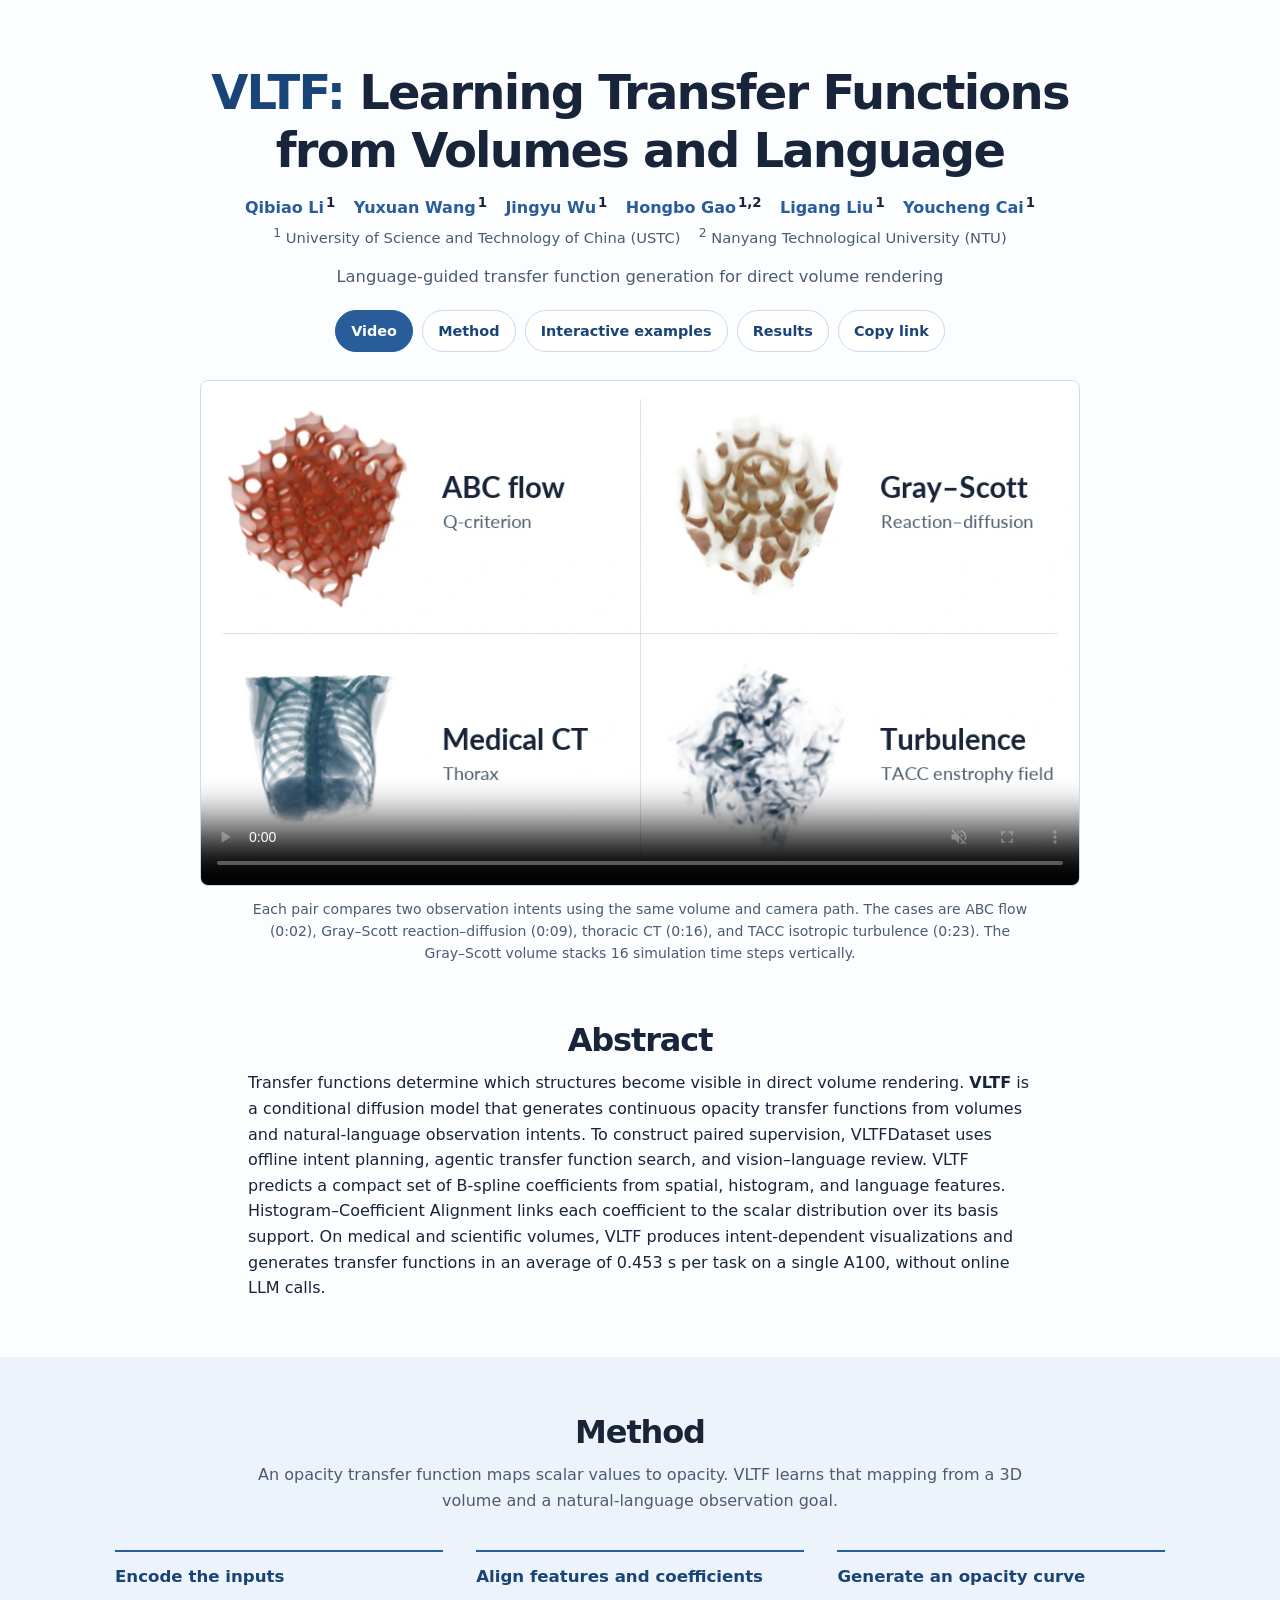
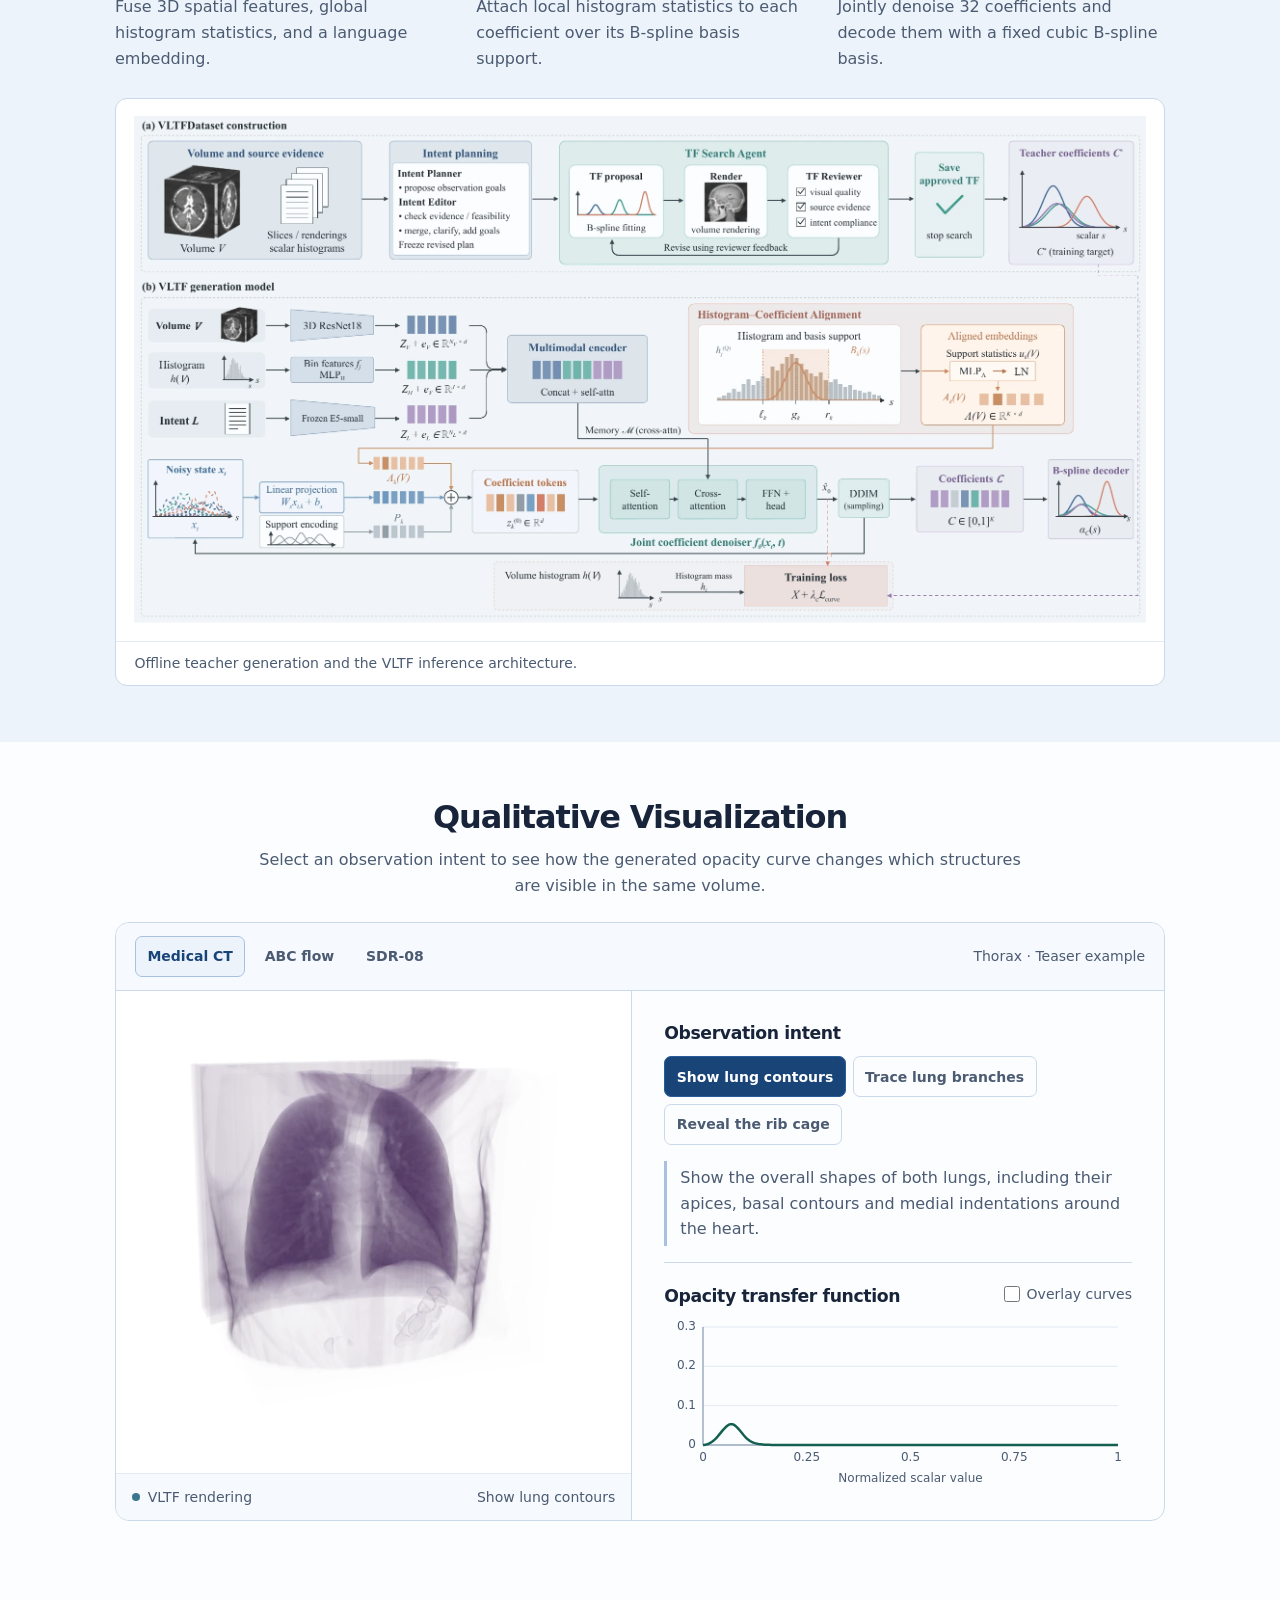
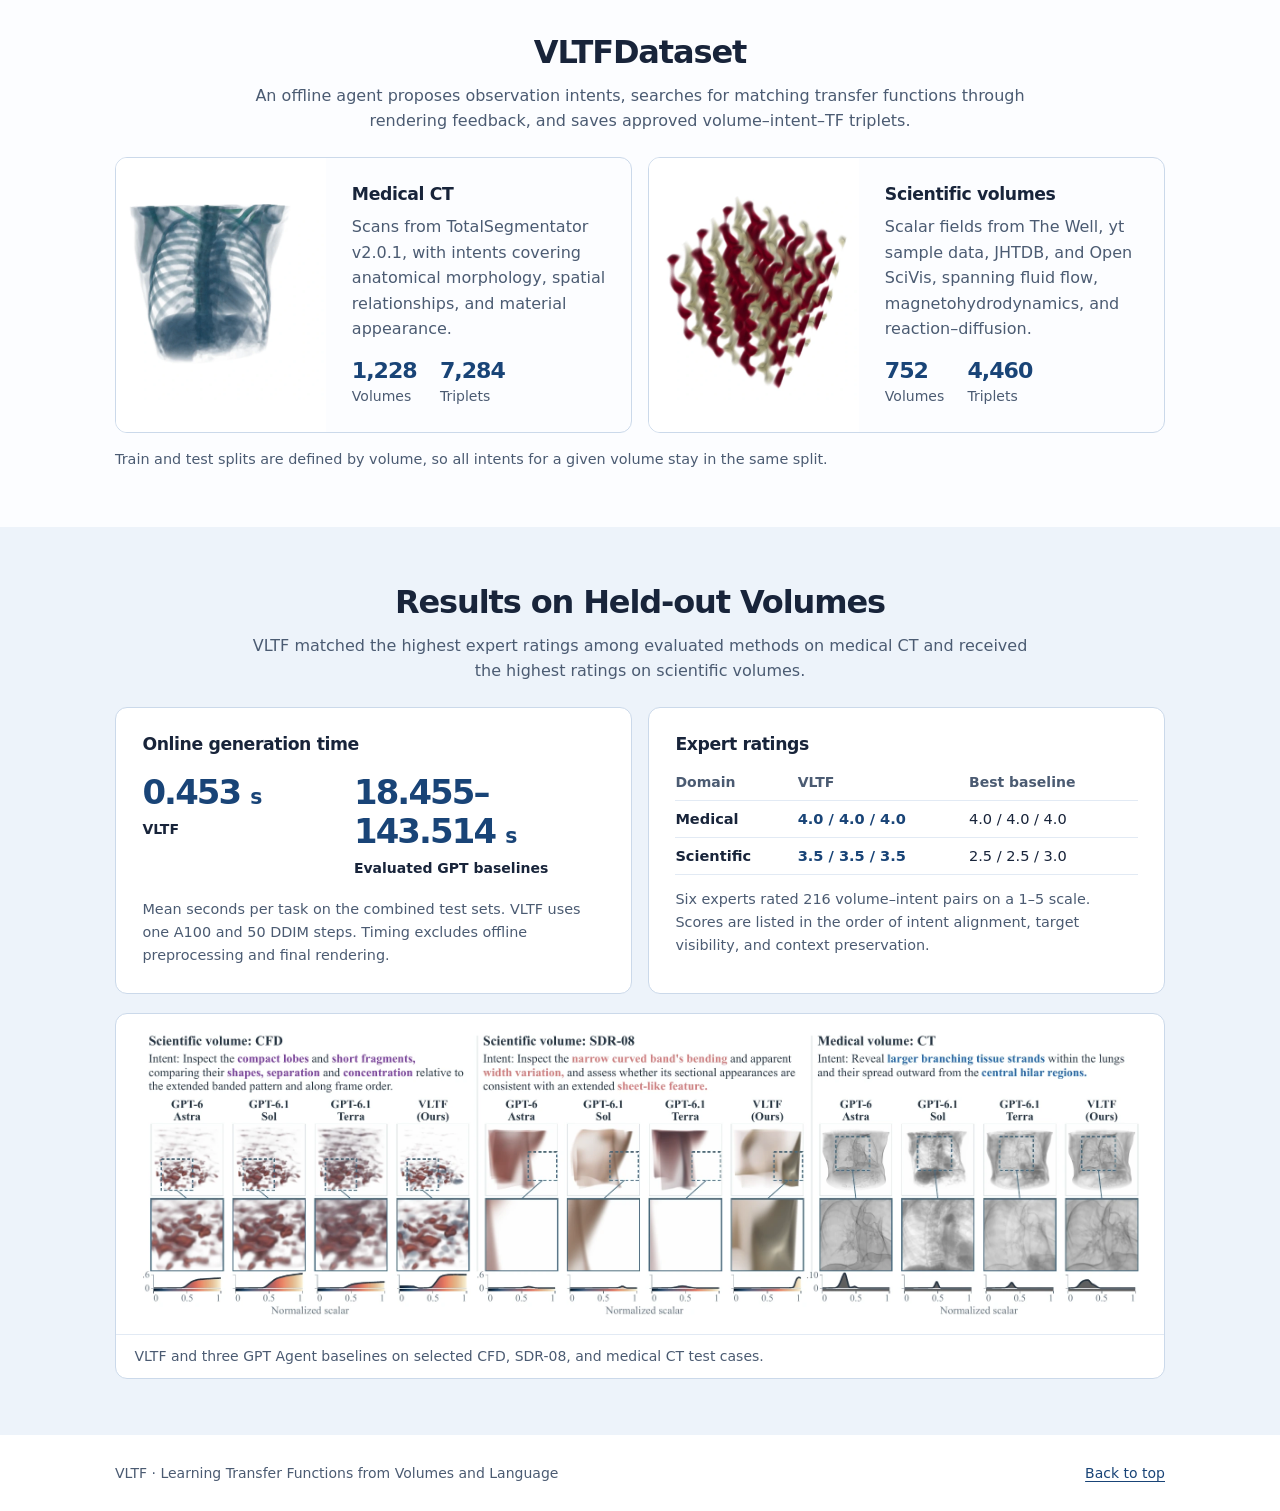
<file: index.html>
<!doctype html>
<html lang="en" prefix="og: https://ogp.me/ns#">
<head>
  <meta charset="utf-8">
  <meta name="viewport" content="width=device-width, initial-scale=1">
  <meta name="description" content="VLTF: Learning Transfer Functions from Volumes and Language. Explore language-guided volume rendering in medical CT and scientific examples.">
  <meta name="theme-color" content="#fcfdff">
  <meta name="msvalidate.01" content="3B55153EEFFBA8623A041269F8602470">
  <meta name="google-site-verification" content="mCAnhfcTyjSEi_3I3DluGzKOo7q74tLO6ifm9ou5R6Y">
  <meta name="robots" content="index, follow, max-image-preview:large, max-snippet:-1, max-video-preview:-1">
  <title>VLTF: Learning Transfer Functions from Volumes and Language</title>
  <link rel="canonical" href="https://loveof1ife7.github.io/vltf-project/">
  <meta property="og:type" content="website">
  <meta property="og:site_name" content="VLTF">
  <meta property="og:url" content="https://loveof1ife7.github.io/vltf-project/">
  <meta property="og:title" content="VLTF: Learning Transfer Functions from Volumes and Language">
  <meta property="og:description" content="See how language guides which structures become visible in medical CT and scientific volumes. Watch the teaser and explore interactive examples.">
  <meta property="og:image" content="https://loveof1ife7.github.io/vltf-project/media/share-card.jpg">
  <meta property="og:image:type" content="image/jpeg">
  <meta property="og:image:width" content="1200">
  <meta property="og:image:height" content="630">
  <meta property="og:image:alt" content="VLTF medical CT and ABC flow renderings showing a rib cage and curved bridges.">
  <meta property="og:video" content="https://loveof1ife7.github.io/vltf-project/media/vltf-teaser.mp4?v=2">
  <meta property="og:video:type" content="video/mp4">
  <meta property="og:video:width" content="960">
  <meta property="og:video:height" content="552">
  <meta name="twitter:card" content="summary_large_image">
  <meta name="twitter:title" content="VLTF: Learning Transfer Functions from Volumes and Language">
  <meta name="twitter:description" content="See how language guides which structures become visible in medical CT and scientific volumes. Watch the teaser and explore interactive examples.">
  <meta name="twitter:image" content="https://loveof1ife7.github.io/vltf-project/media/share-card.jpg">
  <meta name="twitter:image:alt" content="VLTF medical CT and ABC flow renderings showing a rib cage and curved bridges.">
  <link rel="icon" type="image/png" href="media/icon.png?v=2">
  <link rel="stylesheet" href="styles.css?v=3">
  <script defer src="scenes.js"></script>
  <script defer src="explorer.js?v=2"></script>
  <script defer src="teaser.js"></script>
  <script defer src="share.js"></script>
</head>
<body id="top">
  <a class="skip-link" href="#main">Skip to content</a>
  <main id="main">
    <header class="publication wrap" aria-labelledby="project-title">
      <h1 id="project-title"><span>VLTF:</span> Learning Transfer Functions from Volumes and Language</h1>
      <ol class="publication-authors" aria-label="Authors" role="list">
        <li><a href="https://openreview.net/profile?id=~Qibiao_Li1">Qibiao Li</a><sup>1</sup></li>
        <li><a href="https://openreview.net/profile?id=~Yuxuan_Wang28">Yuxuan Wang</a><sup>1</sup></li>
        <li><a href="https://openreview.net/profile?id=~Jingyu_Wu6">Jingyu Wu</a><sup>1</sup></li>
        <li><a href="https://openreview.net/profile?id=~Hongbo_Gao1">Hongbo Gao</a><sup>1,2</sup></li>
        <li><a href="https://openreview.net/profile?id=~Ligang_Liu1">Ligang Liu</a><sup>1</sup></li>
        <li><a href="https://openreview.net/profile?id=~Youcheng_Cai2">Youcheng Cai</a><sup>1</sup></li>
      </ol>
      <p class="publication-affiliations">
        <span><sup>1</sup> University of Science and Technology of China (USTC)</span>
        <span><sup>2</sup> Nanyang Technological University (NTU)</span>
      </p>
      <p class="publication-summary">Language-guided transfer function generation for direct volume rendering</p>
      <nav aria-label="Project links">
        <a class="resource-link primary-link" href="#teaser">Video</a>
        <a class="resource-link" href="#method">Method</a>
        <a class="resource-link" href="#explore">Interactive examples</a>
        <a class="resource-link" href="#results">Results</a>
        <button class="resource-link" id="copy-link" type="button" aria-live="polite" hidden>Copy link</button>
      </nav>
      <input class="share-address" id="share-address" type="url" aria-label="Project URL to copy" readonly hidden>
    </header>

    <figure id="teaser" class="teaser wrap" aria-labelledby="teaser-caption">
      <video id="teaser-video" width="960" height="552" controls muted loop playsinline
             preload="metadata" poster="media/teaser-poster.webp?v=2" aria-label="VLTF volume-rendering teaser" aria-describedby="teaser-caption">
        <source src="media/vltf-teaser.mp4?v=2" type="video/mp4">
        <track kind="chapters" src="media/teaser-chapters.vtt" srclang="en" label="Cases" default>
        Your browser does not support inline video. <a href="media/vltf-teaser.mp4?v=2">Download the teaser video</a>.
      </video>
      <figcaption id="teaser-caption">Each pair compares two observation intents using the same volume and camera path. The cases are ABC flow (0:02), Gray–Scott reaction–diffusion (0:09), thoracic CT (0:16), and TACC isotropic turbulence (0:23). The Gray–Scott volume stacks 16 simulation time steps vertically.</figcaption>
    </figure>

    <section class="section wrap" id="abstract" aria-labelledby="abstract-title">
      <h2 id="abstract-title">Abstract</h2>
      <p class="body-copy">Transfer functions determine which structures become visible in direct volume rendering. <strong>VLTF</strong> is a conditional diffusion model that generates continuous opacity transfer functions from volumes and natural-language observation intents. To construct paired supervision, VLTFDataset uses offline intent planning, agentic transfer function search, and vision–language review. VLTF predicts a compact set of B-spline coefficients from spatial, histogram, and language features. Histogram–Coefficient Alignment links each coefficient to the scalar distribution over its basis support. On medical and scientific volumes, VLTF produces intent-dependent visualizations and generates transfer functions in an average of 0.453 s per task on a single A100, without online LLM calls.</p>
    </section>

    <section class="section method-section" id="method" aria-labelledby="method-title">
      <div class="wrap">
        <div class="section-heading">
          <h2 id="method-title">Method</h2>
          <p>An opacity transfer function maps scalar values to opacity. VLTF learns that mapping from a 3D volume and a natural-language observation goal.</p>
        </div>
        <dl class="method-steps">
          <div><dt>Encode the inputs</dt><dd>Fuse 3D spatial features, global histogram statistics, and a language embedding.</dd></div>
          <div><dt>Align features and coefficients</dt><dd>Attach local histogram statistics to each coefficient over its B-spline basis support.</dd></div>
          <div><dt>Generate an opacity curve</dt><dd>Jointly denoise 32 coefficients and decode them with a fixed cubic B-spline basis.</dd></div>
        </dl>
        <figure class="paper-figure">
          <a href="media/framework.webp" aria-label="Open the full-size VLTF framework diagram">
            <img src="media/framework.webp" width="2100" height="1050" loading="lazy" decoding="async" alt="VLTF framework showing offline intent planning, iterative transfer-function search and review, followed by multimodal conditioning and B-spline coefficient diffusion.">
          </a>
          <figcaption>Offline teacher generation and the VLTF inference architecture.</figcaption>
        </figure>
      </div>
    </section>

    <section class="section wrap" id="explore" aria-labelledby="explore-title">
      <div class="section-heading">
        <h2 id="explore-title">Qualitative Visualization</h2>
        <p>Select an observation intent to see how the generated opacity curve changes which structures are visible in the same volume.</p>
      </div>
      <noscript><p>Enable JavaScript to switch volumes and compare opacity curves.</p></noscript>
      <div class="explorer">
        <div class="explorer-toolbar">
          <div class="scene-tabs" id="scene-tabs" role="group" aria-label="Select a volume" hidden></div>
          <p id="scene-note" aria-live="polite">Thorax · Teaser example</p>
        </div>
        <div class="explorer-grid">
          <figure class="result-preview">
            <div class="result-image">
              <img id="case-image" src="media/ct-1.webp" width="720" height="720" loading="lazy" decoding="async" alt="CT volume rendering emphasizing the envelopes of both lungs">
            </div>
            <figcaption><span class="sample-dot ct-dot"></span> VLTF rendering <span id="result-label">Show lung contours</span></figcaption>
          </figure>
          <div class="intent-panel">
            <h3>Observation intent</h3>
            <div class="intent-choices" role="group" aria-label="Select an observation intent" id="intent-choices" hidden></div>
            <blockquote id="case-prompt" aria-live="polite">Show the overall shapes of both lungs, including their apices, basal contours and medial indentations around the heart.</blockquote>
            <div class="tf-panel" id="tf-panel" hidden>
              <div class="chart-header">
                <h3>Opacity transfer function</h3>
                <label class="overlay-control"><input type="checkbox" id="overlay-curves"> Overlay curves</label>
              </div>
              <canvas id="tf-chart" role="img" aria-label="Opacity plotted against normalized scalar value">The chart plots opacity against normalized scalar value for the selected intent.</canvas>
            </div>
          </div>
        </div>
      </div>
    </section>

    <section class="section wrap dataset-section" id="dataset" aria-labelledby="dataset-title">
      <div class="section-heading">
        <h2 id="dataset-title">VLTFDataset</h2>
        <p>An offline agent proposes observation intents, searches for matching transfer functions through rendering feedback, and saves approved volume–intent–TF triplets.</p>
      </div>
      <div class="dataset-grid">
        <article>
          <div class="dataset-image"><img src="media/ct-3.webp" width="720" height="720" loading="lazy" decoding="async" alt="Medical CT rendering of the thoracic skeleton"></div>
          <div class="dataset-card-copy">
            <h3>Medical CT</h3>
            <p>Scans from TotalSegmentator v2.0.1, with intents covering anatomical morphology, spatial relationships, and material appearance.</p>
            <dl><div><dt>Volumes</dt><dd>1,228</dd></div><div><dt>Triplets</dt><dd>7,284</dd></div></dl>
          </div>
        </article>
        <article>
          <div class="dataset-image"><img src="media/abc-3.webp" width="720" height="720" loading="lazy" decoding="async" alt="Scientific volume rendering of interleaved flow structures"></div>
          <div class="dataset-card-copy">
            <h3>Scientific volumes</h3>
            <p>Scalar fields from The Well, yt sample data, JHTDB, and Open SciVis, spanning fluid flow, magnetohydrodynamics, and reaction–diffusion.</p>
            <dl><div><dt>Volumes</dt><dd>752</dd></div><div><dt>Triplets</dt><dd>4,460</dd></div></dl>
          </div>
        </article>
      </div>
      <p class="section-note">Train and test splits are defined by volume, so all intents for a given volume stay in the same split.</p>
    </section>

    <section class="section results-section" id="results" aria-labelledby="results-title">
      <div class="wrap">
        <div class="section-heading">
          <h2 id="results-title">Results on Held-out Volumes</h2>
          <p>VLTF matched the highest expert ratings among evaluated methods on medical CT and received the highest ratings on scientific volumes.</p>
        </div>
        <div class="evaluation-grid">
          <div class="evaluation-card">
            <h3>Online generation time</h3>
            <dl class="latency-results">
              <div><dt>VLTF</dt><dd>0.453 <small>s</small></dd></div>
              <div><dt>Evaluated GPT baselines</dt><dd>18.455–143.514 <small>s</small></dd></div>
            </dl>
            <p>Mean seconds per task on the combined test sets. VLTF uses one A100 and 50 DDIM steps. Timing excludes offline preprocessing and final rendering.</p>
          </div>
          <div class="evaluation-card">
            <h3>Expert ratings</h3>
            <table aria-describedby="ratings-note">
              <thead><tr><th scope="col">Domain</th><th scope="col">VLTF</th><th scope="col">Best baseline</th></tr></thead>
              <tbody>
                <tr><th scope="row">Medical</th><td>4.0 / 4.0 / 4.0</td><td>4.0 / 4.0 / 4.0</td></tr>
                <tr><th scope="row">Scientific</th><td>3.5 / 3.5 / 3.5</td><td>2.5 / 2.5 / 3.0</td></tr>
              </tbody>
            </table>
            <p id="ratings-note">Six experts rated 216 volume–intent pairs on a 1–5 scale. Scores are listed in the order of intent alignment, target visibility, and context preservation.</p>
          </div>
        </div>
        <figure class="paper-figure qualitative-figure">
          <a href="media/comparison.webp" aria-label="Open the full-size comparison with GPT Agent baselines">
            <img src="media/comparison.webp" width="2240" height="629" loading="lazy" decoding="async" alt="Qualitative comparison of VLTF and three GPT Agent baselines on CFD, SDR-08, and medical CT, with matching detail crops and opacity curves.">
          </a>
          <figcaption>VLTF and three GPT Agent baselines on selected CFD, SDR-08, and medical CT test cases.</figcaption>
        </figure>
      </div>
    </section>
  </main>
  <footer class="site-footer">
    <div class="wrap footer-inner">
      <p>VLTF · Learning Transfer Functions from Volumes and Language</p>
      <a class="back-link" href="#top">Back to top</a>
    </div>
  </footer>
</body>
</html>
</file>
<file: styles.css>
:root {
  color-scheme: light;
  --paper: #fcfdff;
  --surface: #fff;
  --surface-subtle: #f6f9fd;
  --surface-tint: #edf3fa;
  --ink: #18243a;
  --muted: #4b5b72;
  --accent: #285c9b;
  --accent-deep: #194477;
  --line: #cbd9ea;
  --line-subtle: #e2eaf4;
  --line-strong: #a9c1df;
  --chart-axis: #6c84a1;
  --font: "Inter", "Aptos", "Segoe UI", system-ui, sans-serif;
}

* { box-sizing: border-box; }
[hidden] { display: none !important; }
html { scroll-behavior: smooth; }
body { margin: 0; background: var(--paper); color: var(--ink); font: 1rem/1.6 var(--font); }
figure, dl, dd, blockquote { margin: 0; }
img { display: block; max-width: 100%; height: auto; }
a { color: inherit; }
button, input { font: inherit; }
button { cursor: pointer; }
a:focus-visible, button:focus-visible, input:focus-visible {
  outline: 3px solid var(--accent);
  outline-offset: 4px;
}
.wrap { width: min(1050px, calc(100% - 64px)); margin-inline: auto; }
.skip-link { position: fixed; z-index: 2; top: .75rem; left: .75rem; padding: .55rem 1rem; background: var(--surface); transform: translateY(-180%); }
.skip-link:focus { transform: translateY(0); }

.publication { padding-top: clamp(2.3rem, 6vw, 4rem); text-align: center; }
h1, h2, h3 { margin: 0; line-height: 1.2; }
.publication h1 {
  max-width: 59rem;
  margin-inline: auto;
  font-size: clamp(1.85rem, 4vw, 3rem);
  font-weight: 760;
  letter-spacing: -.037em;
  text-wrap: balance;
}
.publication h1 span { color: var(--accent-deep); }
.publication-authors,
.publication-affiliations {
  display: flex;
  flex-wrap: wrap;
  justify-content: center;
}
.publication-authors { gap: .3rem 1.15rem; margin: 1rem 0 0; padding: 0; list-style: none; font-weight: 650; }
.publication-authors li { white-space: nowrap; }
.publication-authors a { color: var(--accent); text-underline-offset: .18em; text-decoration-color: transparent; }
.publication-authors a:hover, .publication-authors a:focus-visible { text-decoration-color: currentColor; }
.publication-authors sup { margin-left: .15em; }
.publication-authors sup, .publication-affiliations sup { line-height: 0; }
.publication-affiliations { gap: .18rem 1.15rem; margin: .3rem 0 0; color: var(--muted); font-size: .92rem; }
.publication-summary { margin: .9rem 0 1.3rem; color: var(--muted); font-size: 1.02rem; }
.publication nav { display: flex; flex-wrap: wrap; justify-content: center; gap: .55rem; }
.resource-link {
  display: inline-flex;
  align-items: center;
  min-height: 42px;
  padding: .42rem .95rem;
  border: 1px solid var(--line);
  border-radius: 999px;
  background: var(--surface);
  color: var(--accent-deep);
  font-size: .9rem;
  font-weight: 690;
  text-decoration: none;
}
.resource-link:hover { background: var(--surface-tint); }
.primary-link { background: var(--accent); border-color: var(--accent); color: white; }
.primary-link:hover { background: var(--accent-deep); border-color: var(--accent-deep); }
.share-address {
  display: block;
  width: min(100%, 28rem);
  margin: .7rem auto 0;
  padding: .4rem .8rem;
  border: 1px solid var(--line-strong);
  border-radius: 7px;
  background: var(--surface);
  color: var(--ink);
  text-align: center;
}
.teaser { width: min(880px, calc(100% - 64px)); margin-top: 1.75rem; scroll-margin-top: 1rem; }
.teaser video {
  display: block;
  width: 100%;
  height: auto;
  aspect-ratio: 960 / 552;
  border: 1px solid var(--line);
  border-radius: 8px;
  background: var(--surface);
}
.teaser figcaption { max-width: 49rem; margin: .7rem auto 0; color: var(--muted); font-size: .875rem; text-align: center; }

.section { padding-block: clamp(2.1rem, 5vw, 3.5rem); scroll-margin-top: 1rem; }
.section-heading { margin-bottom: 1.45rem; }
h2 { color: var(--ink); font-size: clamp(1.5rem, 2.9vw, 2rem); font-weight: 740; letter-spacing: -.035em; text-align: center; text-wrap: balance; }
h3 { font-size: 1.08rem; font-weight: 740; letter-spacing: -.023em; }
.section-heading > p, .body-copy { max-width: 49rem; margin: .7rem auto 0; color: var(--muted); }
.section-heading > p { text-align: center; }
.body-copy { color: var(--ink); }
.sample-dot { display: inline-block; flex: 0 0 8px; width: 8px; height: 8px; border-radius: 50%; }
.ct-dot { background: #3b788d; }
.abc-dot { background: #ac573f; }
.sdr-dot { background: #8364a5; }

.explorer { overflow: hidden; border: 1px solid var(--line); border-radius: 14px; }
.explorer-toolbar { display: flex; align-items: center; justify-content: space-between; gap: 1rem; min-height: 68px; padding: .8rem 1.18rem; border-bottom: 1px solid var(--line); background: var(--surface-subtle); }
.explorer-toolbar p { margin: 0; color: var(--muted); font-size: .875rem; }
.scene-tabs, .intent-choices { display: flex; flex-wrap: wrap; gap: .42rem; }
.scene-tabs button, .intent-choices button { min-height: 41px; border: 1px solid transparent; border-radius: 7px; background: transparent; color: var(--muted); padding: .35rem .72rem; font-size: .875rem; font-weight: 675; line-height: 1.3; }
.scene-tabs button:hover, .intent-choices button:hover { background: var(--surface-tint); color: var(--accent-deep); }
.scene-tabs button[aria-pressed="true"] { border-color: var(--line-strong); background: var(--surface-tint); color: var(--accent-deep); }
.intent-choices button { border-color: var(--line); }
.intent-choices button[aria-pressed="true"] { border-color: var(--accent); background: var(--accent-deep); color: white; }
.has-curve-key button::before { display: inline-block; width: .64rem; height: .64rem; margin-right: .4rem; border: 1px solid rgb(255 255 255 / 72%); border-radius: 50%; background: var(--curve-color); vertical-align: -.03rem; content: ""; }
.explorer-grid { display: grid; grid-template-columns: 1fr 1.03fr; }
.result-preview { display: flex; flex-direction: column; min-width: 0; border-right: 1px solid var(--line); }
.result-image { display: grid; flex: 1; min-height: 335px; place-items: center; background: var(--surface); }
.result-image img { width: min(100%, 390px); aspect-ratio: 1; object-fit: contain; }
.result-preview figcaption { display: flex; align-items: center; gap: .48rem; min-height: 47px; padding: .55rem 1rem; border-top: 1px solid var(--line-subtle); background: var(--surface-subtle); color: var(--muted); font-size: .875rem; }
#result-label { margin-left: auto; text-align: right; }
.intent-panel { min-width: 0; padding: clamp(1rem, 2.7vw, 2rem); }
.intent-choices { margin-top: .8rem; }
.intent-panel blockquote { min-height: 5rem; margin: 1rem 0; padding: .25rem 0 .25rem .82rem; border-left: 3px solid var(--line-strong); color: var(--muted); }
.tf-panel { border-top: 1px solid var(--line); padding-top: 1rem; }
.chart-header { display: flex; align-items: baseline; justify-content: space-between; flex-wrap: wrap; gap: .55rem; }
.overlay-control { display: inline-flex; align-items: center; gap: .42rem; min-height: 30px; color: var(--muted); font-size: .875rem; cursor: pointer; }
.overlay-control input { width: 1rem; height: 1rem; margin: 0; accent-color: var(--accent); cursor: pointer; }
#tf-chart { display: block; width: 100%; height: 173px; margin-top: .4rem; }

.method-section { background: var(--surface-tint); }
.method-steps { display: grid; grid-template-columns: repeat(3, 1fr); gap: 1rem 2.1rem; margin: 2.3rem 0 1.65rem; }
.method-steps > div { border-top: 2px solid var(--accent); padding-top: .75rem; }
.method-steps dt { margin-bottom: .22rem; color: var(--accent-deep); font-size: 1.04rem; font-weight: 740; }
.method-steps dd, .section-note { color: var(--muted); }
.paper-figure { background: var(--surface); border: 1px solid var(--line); border-radius: 12px; overflow: hidden; }
.paper-figure a { display: block; padding: clamp(.35rem, 1.8vw, 1.1rem); }
.paper-figure a:focus-visible { outline-offset: -5px; }
.paper-figure img { width: 100%; }
.paper-figure figcaption { border-top: 1px solid var(--line-subtle); padding: .65rem clamp(.75rem, 1.8vw, 1.15rem); color: var(--muted); font-size: .875rem; }

.dataset-grid { display: grid; grid-template-columns: repeat(2, minmax(0, 1fr)); gap: 1rem; }
.dataset-grid article { display: grid; grid-template-columns: minmax(110px, .69fr) 1fr; align-items: stretch; border: 1px solid var(--line); border-radius: 12px; overflow: hidden; }
.dataset-image { display: grid; place-content: center; min-width: 0; background: var(--surface); }
.dataset-image img { width: 100%; }
.dataset-card-copy { display: grid; align-content: center; padding: clamp(.9rem, 2vw, 1.6rem); }
.dataset-card-copy p { color: var(--muted); margin: .6rem 0 1rem; }
.dataset-card-copy dl { display: flex; flex-wrap: wrap; gap: .7rem 1.45rem; }
.dataset-card-copy dl > div { display: flex; flex-direction: column-reverse; }
.dataset-card-copy dt { color: var(--muted); font-size: .875rem; }
.dataset-card-copy dd { color: var(--accent-deep); font-size: 1.38rem; font-weight: 750; letter-spacing: -.045em; line-height: 1.2; }
.section-note { margin-bottom: 0; font-size: .9rem; }

.results-section { background: var(--surface-tint); }
.evaluation-grid { display: grid; grid-template-columns: 1fr 1fr; gap: 1rem; margin-bottom: 1.2rem; }
.evaluation-card { padding: clamp(1rem, 2.5vw, 1.65rem); border: 1px solid var(--line); border-radius: 12px; background: var(--surface); }
.evaluation-card > p { margin: .85rem 0 0; color: var(--muted); font-size: .9rem; }
.latency-results { display: grid; grid-template-columns: .78fr 1fr; gap: 1rem; margin: 1.15rem 0; }
.latency-results > div { display: flex; flex-direction: column-reverse; justify-content: start; gap: .35rem; }
.latency-results dd { color: var(--accent-deep); font-size: clamp(1.23rem, 2.65vw, 2.18rem); font-weight: 720; letter-spacing: -.055em; line-height: 1.15; font-variant-numeric: tabular-nums; }
.latency-results dt { font-size: .875rem; font-weight: 650; }
.latency-results small { font-size: .6em; }
table { width: 100%; margin-top: .65rem; border-collapse: collapse; text-align: left; font-size: .91rem; line-height: 1.35; }
th, td { padding: .5rem .35rem .5rem 0; border-bottom: 1px solid var(--line-subtle); }
thead th { color: var(--muted); font-size: .875rem; }
tbody th { font-weight: 620; }
tbody td:nth-child(2) { font-weight: 750; color: var(--accent-deep); }

.site-footer { background: var(--surface); }
.footer-inner { display: flex; gap: 1rem; align-items: center; min-height: 76px; }
.footer-inner p { margin: 0; color: var(--muted); font-size: .875rem; }
.back-link { margin-left: auto; white-space: nowrap; color: var(--accent-deep); font-size: .875rem; text-underline-offset: .2em; }

@media (max-width: 980px) {
  .dataset-grid article { grid-template-columns: minmax(90px, .5fr) 1fr; }
}

@media (max-width: 720px) {
  .wrap, .teaser { width: calc(100% - 36px); }
  .publication-summary { margin-bottom: 1.05rem; }
  .teaser { margin-top: 1.35rem; }
  .explorer-grid, .evaluation-grid { grid-template-columns: minmax(0, 1fr); }
  .explorer-toolbar { flex-wrap: wrap; gap: .35rem; padding: .65rem .88rem; }
  .result-preview { border-right: 0; border-bottom: 1px solid var(--line); }
  .result-image { min-height: 0; }
  .result-image img { width: min(100%, 325px); }
  .intent-panel blockquote { min-height: auto; }
  .method-steps { grid-template-columns: 1fr; gap: .85rem; margin-block: 1.3rem; }
  .dataset-grid { grid-template-columns: minmax(0, 1fr); }
  .dataset-grid article { grid-template-columns: minmax(90px, .55fr) 1fr; }
}

@media (max-width: 375px) {
  .resource-link { padding-inline: .8rem; }
  .footer-inner { min-height: auto; padding-block: 1rem; }
}

@media (prefers-reduced-motion: reduce) {
  html { scroll-behavior: auto; }
}
</file>
